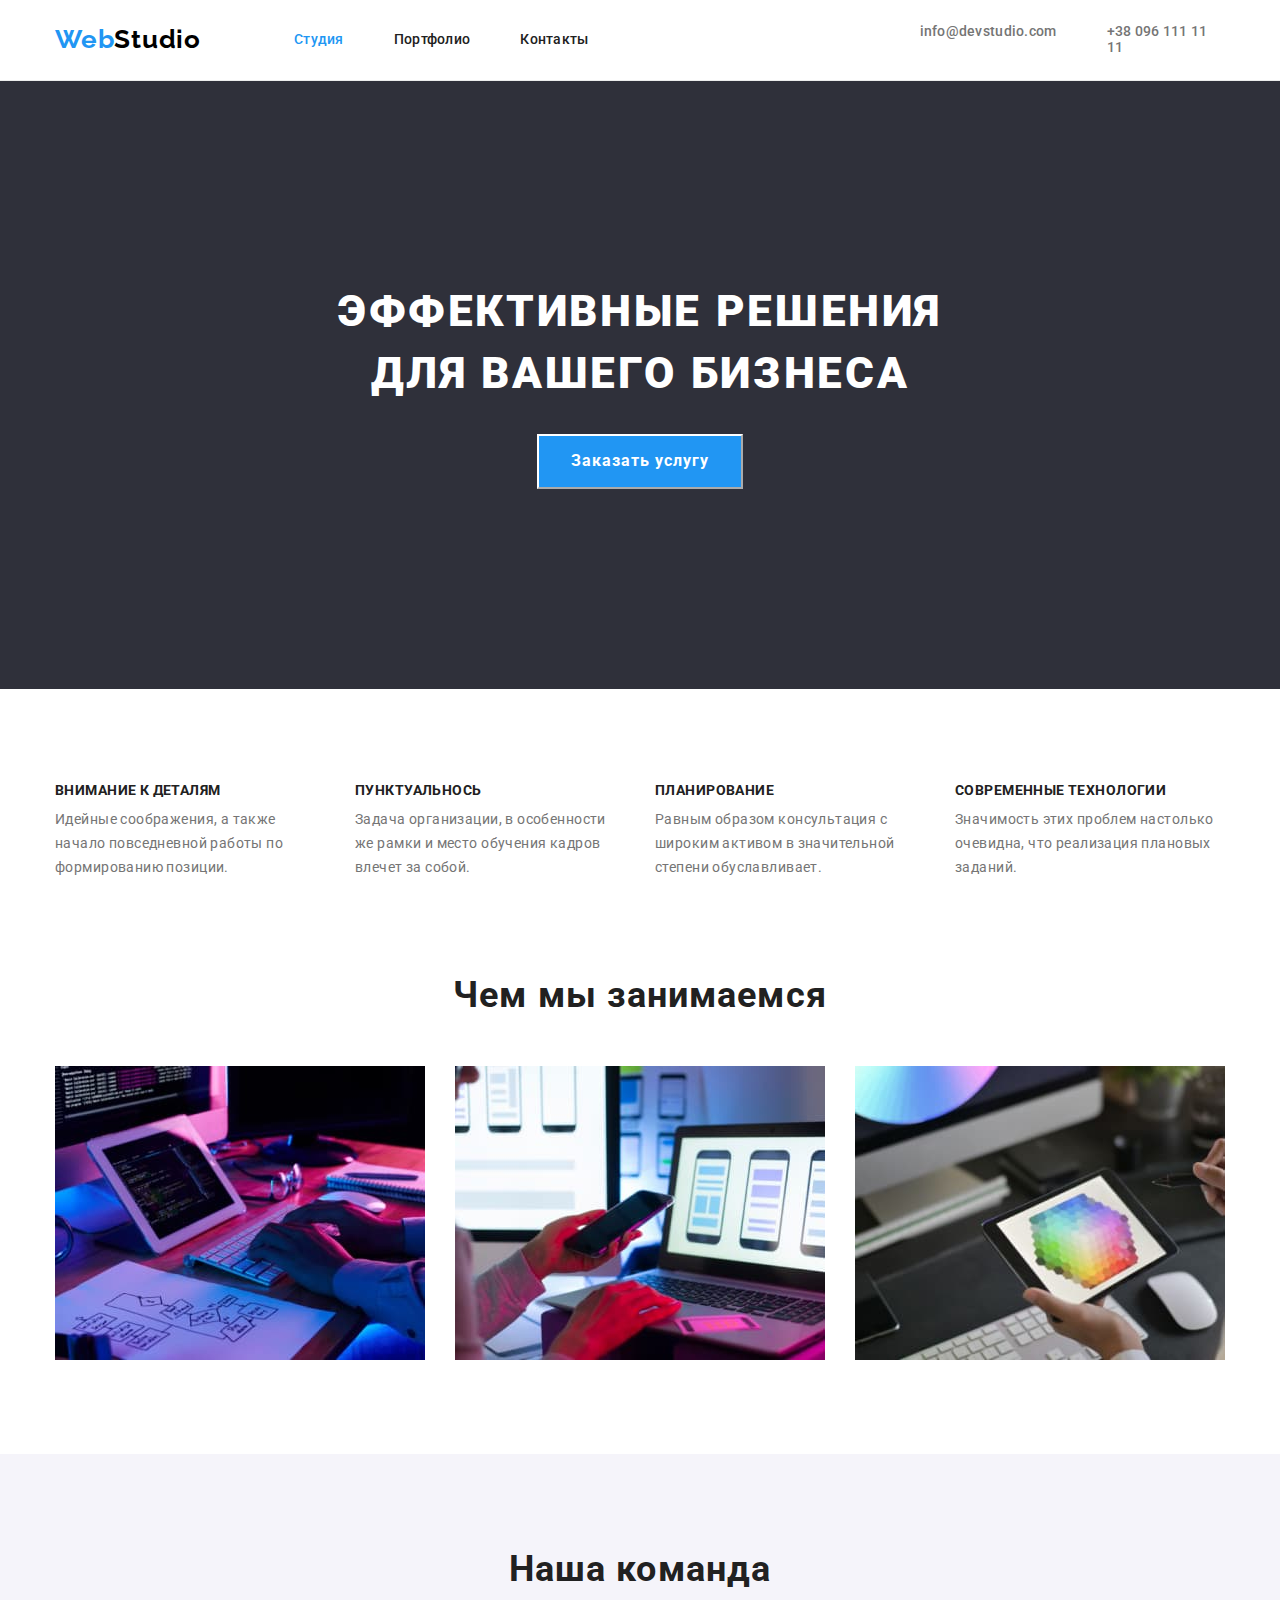
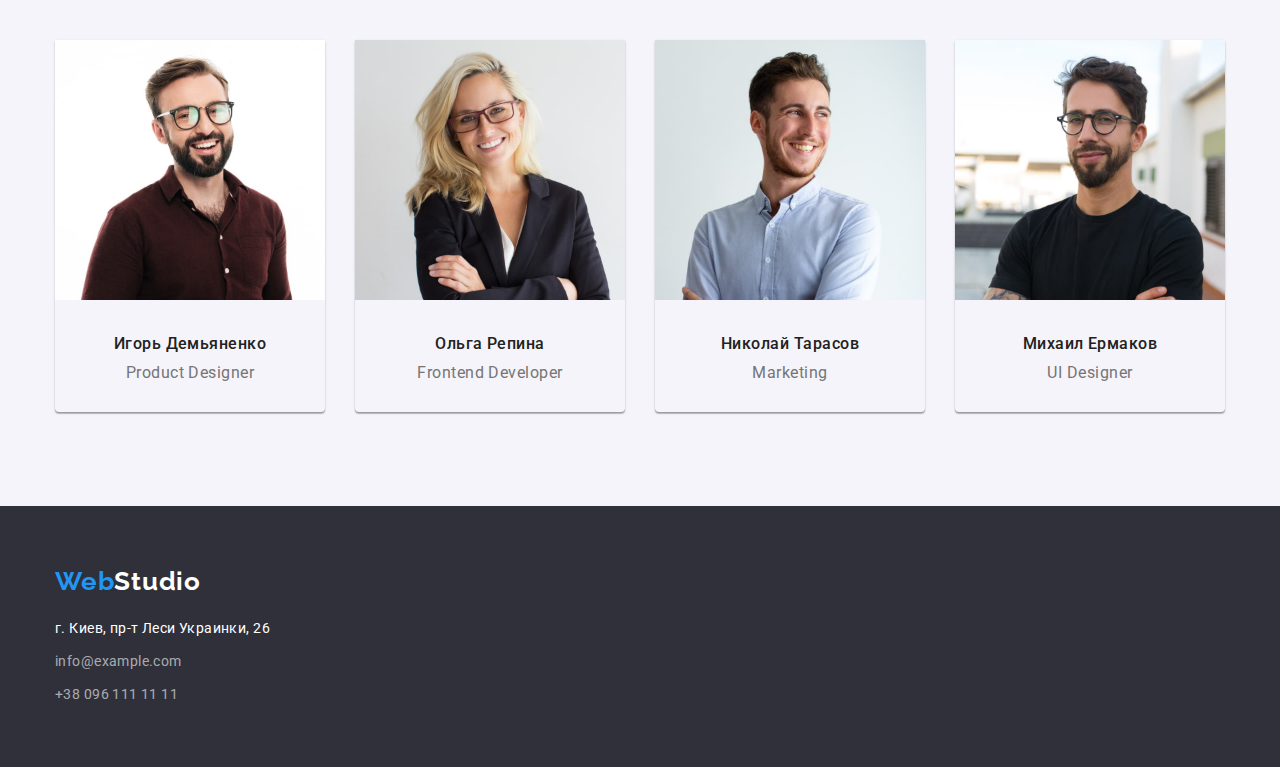
<file: index.html>
<!DOCTYPE html>
<html lang="ru">

    <head>
        <meta charset="UTF-8">
        <meta http-equiv="X-UA-Compatible" content="IE=edge">
        <meta name="viewport" content="width=device-width, initial-scale=1.0">
        <title>goit-markup-hw-03</title>

        <link rel="preconnect" href="https://fonts.googleapis.com">
        <link rel="preconnect" href="https://fonts.gstatic.com" crossorigin>
        <link href="https://fonts.googleapis.com/css2?family=Raleway:wght@700&family=Roboto:wght@400;500;700;900&display=swap" rel="stylesheet">

        <link rel="stylesheet" href="https://cdnjs.cloudflare.com/ajax/libs/modern-normalize/1.1.0/modern-normalize.min.css">

        <link rel="stylesheet" href="./css/styles.css">

    </head>
        
    <body>
        
        <!-- Header -->
        
        <header>

            <div class="header-nav container">

                <a href="./index.html" class="logo"><span class="color">Web</span>Studio</a>
                
                <nav class="main-nav">

                    <ul class="nav-list"> 
                        <li class="nav-item">
                            <a href="./index.html" class="nav-link current">Студия</a>
                        </li>
                        <li class="nav-item">
                            <a href="./portfolio.html" class="nav-link">Портфолио</a>
                        </li>
                        <li class="nav-item">
                            <a href="#" class="nav-link">Контакты</a>
                        </li>
                    </ul>

                </nav>

                <ul class="auth-nav">
                    <li class="auth-li">
                        <a href="info@devstudio.com" class="auth-link">info@devstudio.com</a>
                    </li>

                    <li class="auth-li">
                        <a href="+380961111111" class="auth-link">+38 096 111 11 11</a>
                    </li>
                </ul>

            </div>
            
        </header>
            
        

        <main>

            <!--Section hero-->
            
            <section class="hero">

                <div class="container">

                    <h1 class="hero-title">ЭФФЕКТИВНЫЕ РЕШЕНИЯ ДЛЯ ВАШЕГО БИЗНЕСА</h1>
            
                    <button type="button" class="hero-button">Заказать услугу</button>
                    
                </div>

            </section>

            <!--Section Features-->

            <section class="features">

                <div class="container">

                    <h2 class="features-title visually-hidden">Особенности</h2>

                    <ul class="features-list">

                        <li class="features-item">
                            <h3 class="title">ВНИМАНИЕ К ДЕТАЛЯМ</h3>
                            <p class="text">
                                Идейные соображения, а также начало повседневной работы по формированию позиции.
                            </p>
                        </li>

                        <li class="features-item">
                            <h3 class="title">ПУНКТУАЛЬНОСЬ</h3>
                            <p class="text">
                                Задача организации, в особенности же рамки и место обучения кадров влечет за собой.
                            </p>
                        </li>

                        <li class="features-item">
                            <h3 class="title">ПЛАНИРОВАНИЕ</h3>
                            <p class="text">
                                Равным образом консультация с широким активом в значительной степени обуславливает.
                            </p>
                        </li>

                        <li class="features-item">
                            <h3 class="title">СОВРЕМЕННЫЕ ТЕХНОЛОГИИ</h3>
                            <p class="text">
                                Значимость этих проблем настолько очевидна, что реализация плановых заданий.
                            </p>
                        </li>

                    </ul>  

                </div>

            </section>

            <!--Service-->

            <section class="service">

                <div class="container">

                    <h2 class="service-title">Чем мы занимаемся</h2>

                    <ul class="service-list">
                        <li class="service-item">
                            <img class="img" src="./images/box1(1).jpg" alt="Проектирование" width="370">
                        </li>

                        <li class="service-item">
                            <img class="img" src="./images/box2(1).jpg" alt="Рекламация" width="370">
                        </li>
                        
                        <li class="service-item">
                            <img class="img" src="./images/box3(1).jpg" alt="Дизайн" width="370">
                        </li>

                    </ul>

                </div>
                
            </section>

            <!--Team-->

            <section class="team">

                <div class="container">

                    <h2 class="team-title">Наша команда</h2>

                    <ul class="team-list">

                        <li class="team-item">
                            <img src="./images/img1(1).jpg" alt="Наша команда" width="270">
                            <div class="common">
                                <h3 class="name">Игорь Демьяненко</h3>
                                <p class="job">Product Designer</p>
                            </div>
                        </li>

                        <li class="team-item">
                            <img src="./images/img2(1).jpg" alt="Наша команда" width="270">
                            <div class="common">
                                <h3 class="name">Ольга Репина</h3>
                                <p class="job">Frontend Developer</p>
                            </div>
                        </li>

                        <li class="team-item">
                            <img src="./images/img3(1).jpg" alt="Наша команда" width="270">
                            <div class="common">
                                <h3 class="name">Николай Тарасов</h3>
                                <p class="job">Marketing</p>
                            </div>
                        </li>

                        <li class="team-item">
                            <img src="./images/img4(1).jpg" alt="Наша команда" width="270">
                            <div class="common">
                                <h3 class="name">Михаил Ермаков</h3>
                                <p class="job">UI Designer</p>
                            </div>
                        </li>

                    </ul>

                </div>

            </section>

        </main>

        <!--Footer-->

        <footer class="footer">
        
            <div class="container">
                
                <a href="./index.html" class="footer-logo"><span class="color-white">Web</span>Studio</a>

                <address class="address">
                    <ul class="footer-nav">
                        <li class="footer-li">
                            <a href="г.Киев,пр-тЛесиУкраинки,26" class="link-address">г. Киев, пр-т Леси Украинки, 26</a>
                        </li>
                        <li class="footer-li">
                            <a href="info@example.com" class="footer-link">info@example.com</a>
                        </li>
                        <li class="footer-li">
                            <a href="+380961111111" class="footer-link">+38 096 111 11 11</a>
                        </li>
                    </ul>
                </address>

            </div>
        
        </footer>
    
    </body>
        
</html>
</file>
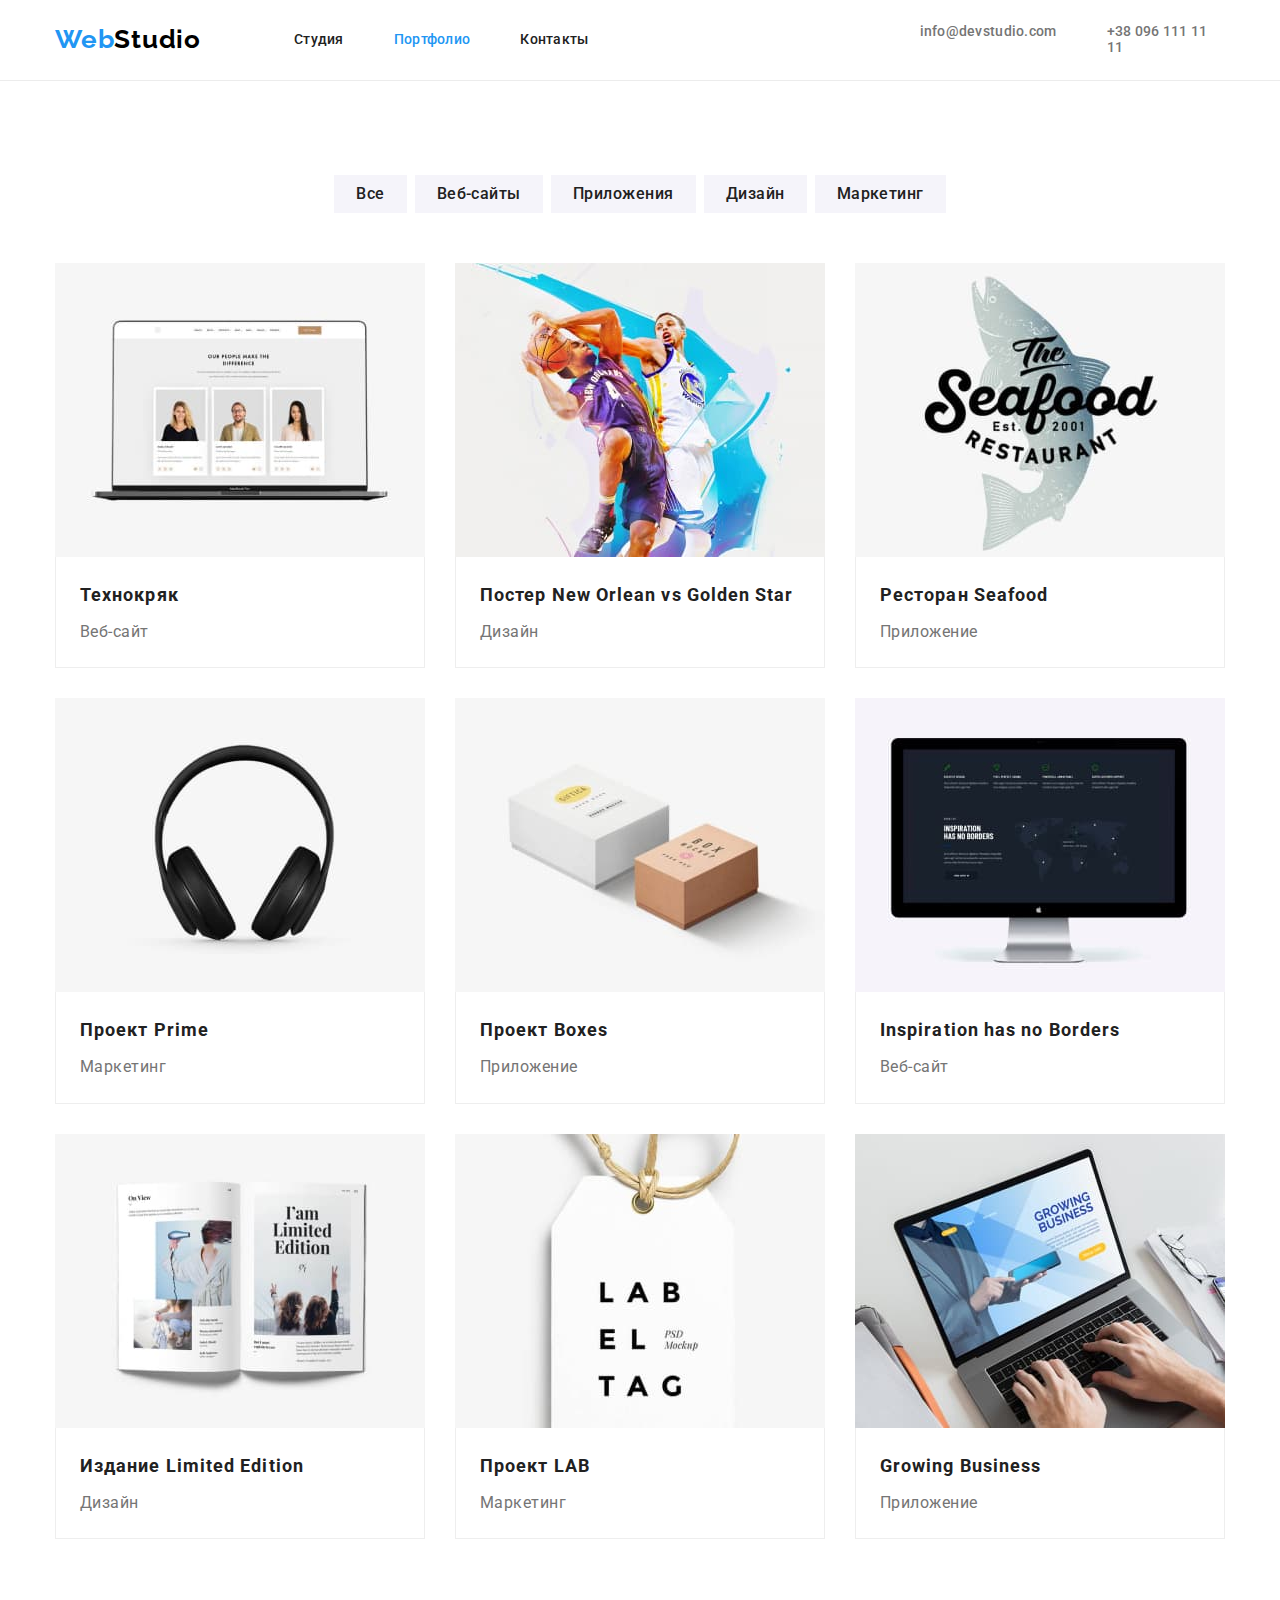
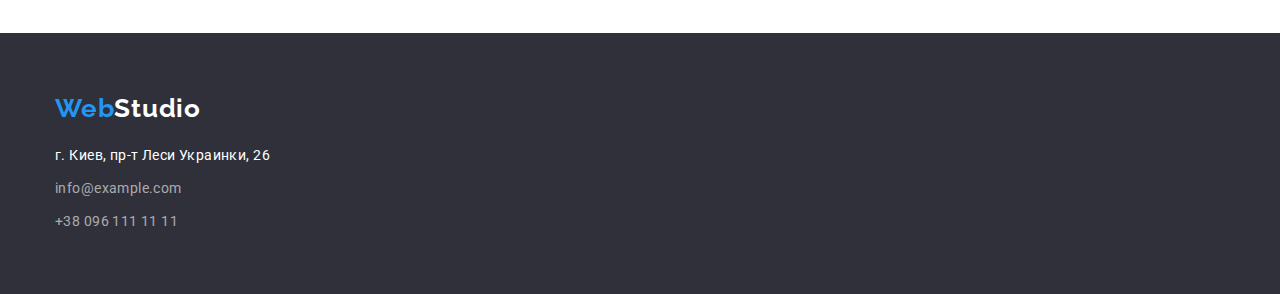
<file: portfolio.html>
<!DOCTYPE html>
<html lang="ru">
    <head>

        <meta charset="UTF-8">
        <meta http-equiv="X-UA-Compatible" content="IE=edge">
        <meta name="viewport" content="width=device-width, initial-scale=1.0">
        <title>Portfolio</title>

        <link rel="preconnect" href="https://fonts.googleapis.com">
        <link rel="preconnect" href="https://fonts.gstatic.com" crossorigin>
        <link href="https://fonts.googleapis.com/css2?family=Raleway:wght@700&family=Roboto:wght@400;500;700;900&display=swap" rel="stylesheet">

        <link rel="stylesheet" href="https://cdnjs.cloudflare.com/ajax/libs/modern-normalize/1.1.0/modern-normalize.min.css">

        <link rel="stylesheet" href="./css/styles.css">

    </head>

    <body>

        <!-- Header -->
        
        <header>
        
            <div class="header-nav container">
        
                <a href="./index.html" class="logo"><span class="color">Web</span>Studio</a>
                
                <nav class="main-nav">
        
                    <ul class="nav-list">
                        <li class="nav-item">
                            <a href="/index.html" class="nav-link">Студия</a>
                        </li>
                        <li class="nav-item">
                            <a href="./portfolio.html" class="nav-link current">Портфолио</a>
                        </li>
                        <li class="nav-item">
                            <a href="#" class="nav-link">Контакты</a>
                        </li>
                    </ul>
        
                </nav>
        
                <ul class="auth-nav">
                    <li class="auth-li">
                        <a href="info@devstudio.com" class="auth-link">info@devstudio.com</a>
                    </li>
        
                    <li class="auth-li">
                        <a href="+380961111111" class="auth-link">+38 096 111 11 11</a>
                    </li>
                </ul>
        
            </div>
        
        </header>

        <main>

            <!-- Section Filters -->

            <section class="filters">

                <div class="container">
            
                    <h1 class="visually-hidden">Примеры работ</h1>
                
                    <ul class="filters-list-btn">
                        <li class="filters-li">
                            <button type="button" class="filters-btn">Все</button>
                        </li>
                        <li class="filters-li">
                            <button type="button" class="filters-btn">Веб-сайты</button>
                        </li>
                        <li class="filters-li">
                            <button type="button" class="filters-btn">Приложения</button>
                        </li>
                        <li class="filters-li">
                            <button type="button" class="filters-btn">Дизайн</button>
                        </li>
                        <li class="filters-li">
                            <button type="button" class="filters-btn">Маркетинг</button>
                        </li>
                    </ul>
                
                    <ul class="list-crack">
                        <li class="item-crack">
                            <img class="img" src="./images/portfolio/img.jpg" alt="Технокряк" width="370">
                           <div class="contain">
                                <h2 class="product">Технокряк</h2>
                                <p class="result">Веб-сайт</p>
                            </div>
                        </li>
                
                        <li class="item-crack">
                            <img class="img" src="./images/portfolio/img1.jpg" alt="Постер" width="370">
                            <div class="contain">
                                <h2 class="product">Постер New Orlean vs Golden Star</h2>
                                <p class="result">Дизайн</p>
                            </div>
                        </li>
                
                        <li class="item-crack">
                            <img class="img" src="./images/portfolio/img2.jpg" alt="Ресторан" width="370">
                            <div class="contain">
                                <h2 class="product">Ресторан Seafood</h2>
                                <p class="result">Приложение</p>
                            </div>
                        </li>
                
                        <li class="item-crack">
                            <img class="img" src="./images/portfolio/img3.jpg" alt="Проект" width="370">
                            <div class="contain">
                                <h2 class="product">Проект Prime</h2>
                                <p class="result">Маркетинг</p>
                            </div>
                        </li>
                
                        <li class="item-crack">
                            <img class="img" src="./images/portfolio/img4.jpg" alt="Боксы" width="370">
                            <div class="contain">
                                <h2 class="product">Проект Boxes</h2>
                                <p class="result">Приложение</p>
                            </div>
                        </li>
                
                        <li class="item-crack">
                            <img class="img" src="./images/portfolio/img5.jpg" alt="Вдохновление" width="370">
                            <div class="contain">
                                <h2 class="product">Inspiration has no Borders</h2>
                                <p class="result">Веб-сайт</p>
                            </div>
                        </li>
                
                        <li class="item-crack">
                            <img class="img" src="./images/portfolio/img6.jpg" alt="Издание" width="370">
                            <div class="contain">
                                <h2 class="product">Издание Limited Edition</h2>
                                <p class="result">Дизайн</p>
                            </div>
                        </li>
                
                        <li class="item-crack">
                            <img class="img" src="./images/portfolio/img7.jpg" alt="Лаб" width="370">
                            <div class="contain">
                                <h2 class="product">Проект LAB</h2>
                                <p class="result">Маркетинг</p>
                            </div>
                        </li>
                
                        <li class="item-crack">
                            <img class="img" src="./images/portfolio/img8.jpg" alt="Маштабирование" width="370">
                            <div class="contain">
                                <h2 class="product">Growing Business</h2>
                                <p class="result">Приложение</p>
                            </div>
                        </li>
                    </ul>

                </div>
            
            </section>


        </main>

        <!-- Footer -->

        <footer class="footer">
        
            <div class="container">
        
                <a href="./index.html" class="footer-logo"><span class="color-white">Web</span>Studio</a>
        
                <address class="address">
                    <ul class="footer-nav">
                        <li class="footer-li">
                            <a href="г.Киев,пр-тЛесиУкраинки,26" class="link-address">г. Киев, пр-т Леси Украинки, 26</a>
                        </li>
                        <li class="footer-li">
                            <a href="info@example.com" class="footer-link">info@example.com</a>
                        </li>
                        <li class="footer-li">
                            <a href="+380961111111" class="footer-link">+38 096 111 11 11</a>
                        </li>
                    </ul>
                </address>
        
            </div>
        
        </footer>

    </body>
</html>
</file>
<file: css/styles.css>
:root {
    --primary-text-color: #757575;
    --title-text-color: #212121;
    --accent-color: #2196F3;
    --mail-tel-color: rgba(255, 255, 255, 0.6);
    --secondary-dark-color: #2F303A;
    --primary-white-color: #FFFFFF;
    --primary-dark-color: #000000;
}

*,
*::before,
*::after {
    /* box-sizing: inherit; */
    margin: 0;
} 
body {
    color: var(--primary-text-color); 
    font-family: Roboto, sans-serif;
    font-size: 14px;
    line-height: 1.14;
}
header {
    border-bottom: 1px solid #ECECEC;
}
.container {
    margin-left: auto;
    margin-right: auto;
    width: 1200px;
    padding-left: 15px;
    padding-right: 15px;   
}
h1 {
    font-weight: 900;
    font-size: 44px;
    line-height: 1.4;
    letter-spacing: 0.06em;
    text-transform: uppercase;
    margin-left: auto;
    margin-right: auto;
}
button {
    font-family: Roboto, sans-serif;
}
ul {
    list-style: none;
    margin: 0;
    padding: 0;
}
/* --------------------------------- */

/*  Header */
.header-nav {
    display: flex;
    align-items: center;
}

.logo {
    font-family: Raleway;
    color: var(--primary-dark-color);
    font-weight: 700;
    font-size: 26px;
    line-height: 1.2; 
    text-decoration: none; 

    letter-spacing: 0.03em;
}
.color {
    color: var(--accent-color);
    letter-spacing: 0.03em;
}
.main-nav {
    margin-left: 93px;
}
.nav-list {
    display: flex;
}
.nav-list .nav-item + .nav-item {
    margin-left: 50px;
}
.nav-link {
    display: block;
    padding-bottom: 32px;
    padding-top: 32px;

    color: var(--title-text-color);
    font-weight: 500;
    font-size: 14px;
    line-height: 1.14;
    text-decoration: none;
    letter-spacing: 0.02em;
}
.main-nav .nav-link.current {
    color: var(--accent-color);
}
.main-nav .nav-link:hover,
.main-nav .nav-link:focus {
    color: var(--accent-color);
}
.auth-nav {
    display: flex;
    margin-left: 331px;
}
.auth-nav .auth-li + .auth-li{
    margin-left: 50px;
}
.auth-link {
    color: var(--primary-text-color);
    font-weight: 500;
    font-size: 14px;
    line-height: 1.14;
    letter-spacing: 0.02em;
    text-decoration: none;
}
.auth-nav .auth-link:hover,
.auth-nav .auth-link:focus {
    color: var(--accent-color);
}
/* --------------------------------- */

/* Section Hero */
.hero{
    padding-top: 200px;
    padding-bottom: 200px;
    text-align: center;
    background: var(--secondary-dark-color);
}
.hero-title {
    width: 696px;
    color: var(--primary-white-color);
    margin-bottom: 30px;    
}
.hero-button {
    padding: 10px 32px;
    display: inline-block;
    border-color: var(--primary-white-color);
    min-width: 130px;
    color: var(--primary-white-color);
    background-color: var(--accent-color);
    
    font-weight: 700;
    font-size: 16px;
    line-height: 1.9;
    cursor: pointer;
    letter-spacing: 0.06em;
    text-align: center;
}
.hero-button:hover,
.hero-button:focus {
    color: var(--accent-color);
    background-color: var(--primary-white-color);
    border-color: var(--accent-color);
}

/* Section Features */
.features {
    padding-top: 94px;
    padding-bottom: 94px;
}
.features-title,
.service-title,
.team-title {
    text-align: center;

    color: var(--title-text-color);
    font-weight: 700;
    font-size: 36px;
    line-height: 1.17;
    letter-spacing: 0.03em;
    margin-bottom: 50px;
}
.visually-hidden {
  position: absolute;
  width: 1px;
  height: 1px;
  margin: -1px;
  border: 0;
  padding: 0;
  
  white-space: nowrap;
  clip-path: inset(100%);
  clip: rect(0 0 0 0);
  overflow: hidden;
}
.features-list {
 display: flex;
} 
.features-item {
    width: 270px;
}
.features-list .features-item + .features-item{
    margin-left: 30px;
}
.features-list .title {
    color: var(--title-text-color);

    font-weight: 700;
    font-size: 14px;
    line-height: 1.14;
    text-transform: uppercase;
    letter-spacing: 0.03em;
    margin-bottom: 10px;
}
.features-list .text {
    color: var(--primary-text-color);

    font-size: 14px;
    line-height: 1.7;
    letter-spacing: 0.03em;
}

/* Service */
.service {
    padding-bottom: 94px;
}
.service-list {
    display: flex;
   /* justify-content: space-between;  */
}
.service-list .service-item + .service-item {
 margin-left: 30px;
}
.img {
    display: block;
}
 
/* Team */

.team {
    background-color: #F5F4FA;
    padding-top: 94px;
    padding-bottom: 94px;
} 
.team-list {
    display: flex;
    /* justify-content: space-between; */
    text-align: center;
}
.team-list .team-item + .team-item {
    margin-left: 30px;
}
.team-item {
    box-shadow: 0px 1px 3px rgba(0, 0, 0, 0.12), 0px 1px 1px rgba(0, 0, 0, 0.14), 0px 2px 1px rgba(0, 0, 0, 0.2);
    border-radius: 0px 0px 4px 4px;
}
.common {
    padding-bottom: 30px;
    padding-top: 30px;
}
.team-list .name {
    margin-bottom: 10px;

    color: var(--title-text-color);
    font-weight: 500;
    font-size: 16px;
    line-height: 1.19;
    letter-spacing: 0.03em;
}
.team-list .job {
    color: var(--primary-text-color);
    font-size: 16px;
    line-height: 1.19;
    letter-spacing: 0.03em;
}

/* PORTFOLIO */

.filters {
 padding-top: 94px;  
 padding-bottom: 94px;  
}
.filters-list-btn {
    display: flex;
    justify-content: center;
    margin-bottom: 50px;
}
.filters-list-btn .filters-li + .filters-li {
    margin-left: 8px;
}
.filters-btn {
    padding: 6px 22px;
    display: inline-block;
    color: var(--title-text-color);
    background-color: #F5F4FA;
    font-weight: 500;
    font-size: 16px;
    line-height: 1.62;
    cursor: pointer;
    letter-spacing: 0.03em;
    border: none;
}
.filters-btn:hover,
.filters-btn:focus {
    color: var(--primary-white-color);
    background-color: var(--accent-color);
}
.list-crack {
    display: flex;
    flex-wrap: wrap;
}
.item-crack {
    margin-bottom: 30px;
    margin-left: 30px;
}
.item-crack:nth-child(3n + 1) {
    margin-left: 0px;
}
.item-crack:nth-child(n + 7) {
    margin-bottom: 0;
}
.contain {
   padding: 20px 24px;
   border-left: 1px solid #EEEEEE;
   border-right: 1px solid #EEEEEE;
   border-bottom: 1px solid #EEEEEE;
} 
.item-crack .product {
    margin-bottom: 4px;

    color: var(--title-text-color);
    font-weight: 700;
    font-size: 18px;
    line-height: 2;
    letter-spacing: 0.06em;
}
.item-crack .result {
    color: var(--primary-text-color);
    font-size: 16px;
    line-height: 1.9;
    letter-spacing: 0.03em;
}
/* --------------------------------- */

/* Footer */

.footer {
   background-color: var(--secondary-dark-color);
   padding-top: 60px;
   padding-bottom: 60px;
}
.footer-logo {
    font-family: Raleway;
    font-weight: 700;
    font-size: 26px;
    line-height: 1.19;
    letter-spacing: 0.03em;
    color: var(--primary-white-color);
    text-decoration: none;
}
.color-white {
    color: var(--accent-color);
}
.address {
    margin-top: 20px;
}
.footer-nav .footer-li + .footer-li {
    margin-top: 9px;
}
.footer-nav .link-address,
.footer-nav .footer-link {
    font-style: normal;
    font-size: 14px;
    line-height: 1.71;
    letter-spacing: 0.03em;
    text-decoration: none;
}
.footer-nav .link-address {
    color: var(--primary-white-color);
}
.footer-nav .link-address:hover,
.footer-nav .link-address:focus{
    color: var(--accent-color);
}
.footer-nav .footer-link {
    color: var(--mail-tel-color)
}
.footer-nav .footer-link:hover,
.footer-nav .footer-link:focus {
    color: var(--accent-color);
}
</file>
